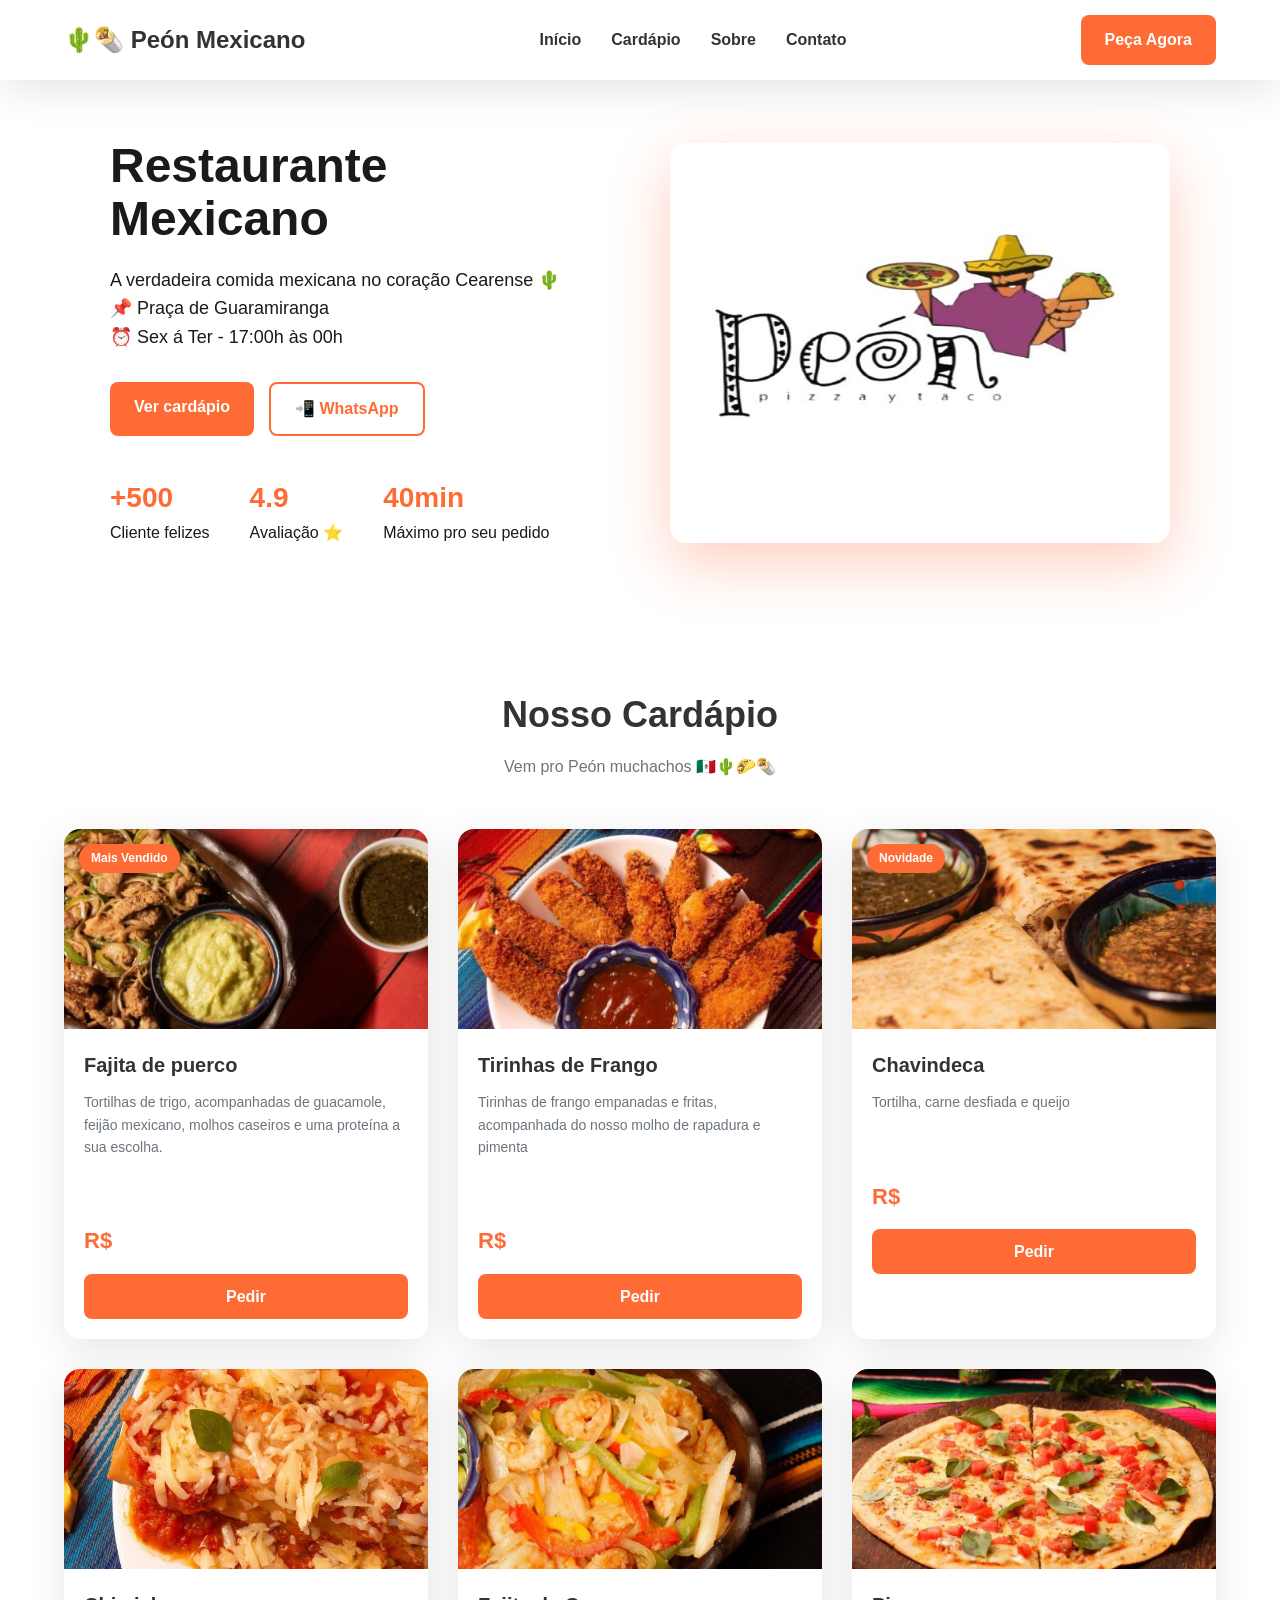
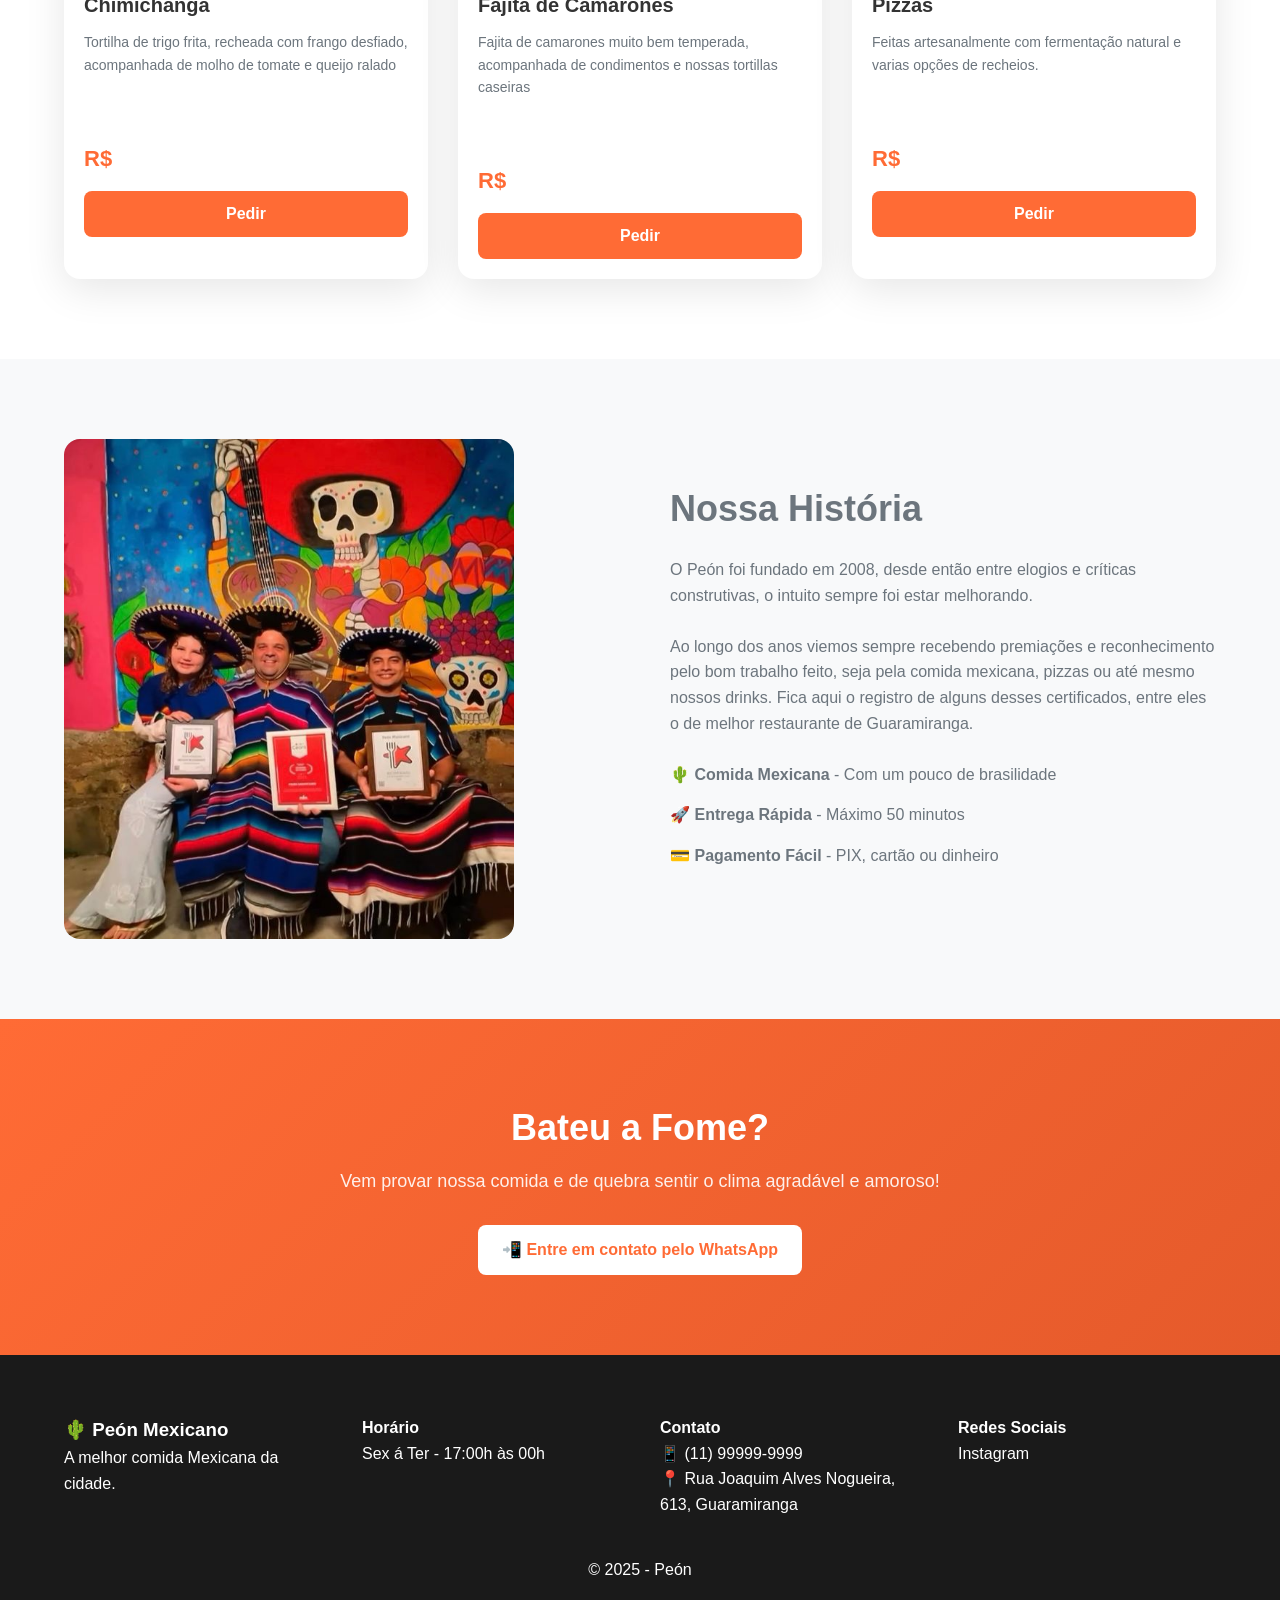
<file: index.html>
<!DOCTYPE html>
<html lang="pt-br">

<head>
    <meta charset="UTF-8">
    <meta name="viewport" content="width=device-width, initial-scale=1.0">
    <link rel="stylesheet" href="style.css">
    <title>Peón Mexicano🌵</title>
</head>

<body>
    <header>
        <a href="#" class="logo">🌵🌯 Peón Mexicano</a>
        <nav>
            <a href="#">Início</a>
            <a href="#cardapio">Cardápio</a>
            <a href="#sobre">Sobre</a>
            <a href="#contato">Contato</a>
        </nav>
        <a href="#cardapio" class="btn">Peça Agora</a>
    </header>

    <section id="home" class="hero-wrapper">
        
        <article class="hero">
            <div class="tittle">
                <h1>Restaurante Mexicano</h1>
                <p class="tittle2">A verdadeira comida mexicana no coração Cearense 🌵<br>
                    📌 Praça de Guaramiranga<br>
                    ⏰ Sex á Ter - 17:00h às 00h
                </p>
                <nav class="hero-buttons">
                    <a id="#cardapio" class="btn">Ver cardápio</a>
                    <a href="https://wa.me/5511999999999" class="btn btn-outline">📲 WhatsApp</a>
                </nav>
                <ul class="hero-stats">
                    <li>
                        <strong>+500</strong>
                        Cliente felizes
                    </li>
                    <li>
                        <strong>4.9</strong>
                        Avaliação ⭐
                    </li>
                    <li>
                        <strong>40min</strong>
                        Máximo pro seu pedido
                    </li>

                </ul>
            </div>

            <img alt="peon-logo"
                src="./peon 2.jpeg" style="width: 500px; height: 400px;">
        </article>
    </section>

    <section id="cardapio" class="cardapio">
        <h2>Nosso Cardápio</h2>
        <p>Vem pro Peón muchachos 🇲🇽🌵🌮🌯</p>

        <ul class="menu-grid">
            <li>
                <img src="./img1.jpeg"
                    alt="Fajita de puerco ">
                <span class="badge">Mais Vendido</span>
                <h3>Fajita de puerco</h3>
                <p>Tortilhas de trigo, acompanhadas de guacamole, feijão mexicano, molhos caseiros e uma proteína a sua escolha.</p>
                <strong>R$ </strong>
                <a href="https://wa.me/5511999999999?text=Olá! Gostaria de pedir um Burger Clássico"
                    class="btn">Pedir</a>
            </li>

            <li>
                <img src="./img2.jpeg"
                    alt="Tirinhas de Frango">
                <h3>Tirinhas de Frango</h3>
                <p>Tirinhas de frango empanadas e fritas, acompanhada do nosso molho de rapadura e pimenta</p>
                <strong>R$ </strong>
                <a href="https://wa.me/5511999999999?text=Olá! Gostaria de pedir um Burger Bacon" class="btn">Pedir</a>
            </li>

            <li>
                <img src="./img3.jpeg"
                    alt="Chavindeca">
                <span class="badge hot">Novidade</span>
                <h3>Chavindeca</h3>
                <p>Tortilha, carne desfiada e queijo </p>
                <strong>R$ </strong>
                <a href="https://wa.me/5511999999999?text=Olá! Gostaria de pedir um Burger Duplo" class="btn">Pedir</a>
            </li>

            <li>
                <img src="./img4.jpeg"
                    alt="Chimichanga">
                <h3>Chimichanga</h3>
                <p>Tortilha de trigo frita, recheada com frango desfiado, acompanhada de molho de tomate e queijo ralado</p>
                <strong>R$ </strong>
                <a href="https://wa.me/5511999999999?text=Olá! Gostaria de pedir um Burger Veggie" class="btn">Pedir</a>
            </li>

            <li>
                <img src="./img6.jpeg"
                    alt="Batata Frita">
                <h3>Fajita de Camarones</h3>
                <p>Fajita de camarones muito bem temperada, acompanhada de condimentos e nossas tortillas caseiras</p>
                <strong>R$ </strong>
                <a href="https://wa.me/5511999999999?text=Olá! Gostaria de pedir uma Batata Frita" class="btn">Pedir</a>
            </li>

            <li>
                <img src="./img7.jpeg"
                    alt="Milk Shake">
                <h3>Pizzas</h3>
                <p>Feitas artesanalmente com fermentação natural e varias opções de recheios.</p>
                <strong>R$ </strong>
                <a href="https://wa.me/5511999999999?text=Olá! Gostaria de pedir um Milk Shake" class="btn">Pedir</a>
            </li>
        </ul>

    </section>

    <section id="sobre" class="sobre">
        <img src="img5.jpeg" style="width: 450px; height: 500px;"
            alt="Nossa cozinha">
        <article>
            <h2>Nossa História</h2>
            <p>O Peón foi fundado em 2008, desde então entre elogios e críticas construtivas, o intuito sempre foi estar melhorando.
                <br>
                <br>
                Ao longo dos anos viemos sempre recebendo premiações e reconhecimento pelo bom trabalho feito, seja pela comida mexicana, pizzas ou até mesmo nossos drinks.
                Fica aqui o registro de alguns desses certificados, entre eles o de melhor restaurante de Guaramiranga.
            </p>
            <br>
            <ul>
                <li>🌵 <strong>Comida Mexicana</strong> - Com um pouco de brasilidade</li>
                <li>🚀 <strong>Entrega Rápida</strong> - Máximo 50 minutos</li>
                <li>💳 <strong>Pagamento Fácil</strong> - PIX, cartão ou dinheiro</li>
            </ul>
        </article>

    </section>

    <section id="cta" class="cta">
        <h2>Bateu a Fome?</h2>
        <p>Vem provar nossa comida e de quebra sentir o clima agradável e amoroso!</p>
        <a href="https://wa.me/5511999999999" class="btn btn-light">📲 Entre em contato pelo WhatsApp</a>
    </section>

    <footer id="contato">
        <section>
            <h3>🌵 Peón Mexicano</h3>
            <p>A melhor comida Mexicana da cidade.</p>
        </section>

        <section>
            <h4>Horário</h4>
            <p>Sex á Ter - 17:00h às 00h</p>
        </section>

        <section>
            <h4>Contato</h4>
            <p>📱 (11) 99999-9999
                <br>
            📍 Rua Joaquim Alves Nogueira, 613, Guaramiranga</p>
        </section>

        <section>
            <h4>Redes Sociais</h4>
            <p>Instagram</p>
        </section>

        <div class="copy">
            <p>© 2025 - Peón</p>
        </div>
    </footer>

</body>

</html>
</file>
<file: style.css>
* {
    margin: 0;
    padding: 0;
    box-sizing: border-box;
}

:root {
    --primary: #ff6b35;
    --dark: #1a1a1a;
    --gray: #6c757d;
    --light: #f8f9fa;
    --radius: 16px;
    --shadow: 0 10px 40px rgba(0, 0, 0, 0.1);
}

body {
    font-family: Arial, Helvetica, sans-serif;
    line-height: 1.6;
    color: #333;
}

a {
    text-decoration: none;
    color: inherit;
}

img {
    max-width: 100%;
    display: block;

}

ul {
    list-style: none;
}

html {
    scroll-behavior: smooth;
}

.btn {
    background: var(--primary);
    display: inline-block;
    padding: 12px 24px;
    color: #fff;
    border-radius: 8px;
    font-weight: 600;
    transition: 0.3s;
    cursor: pointer;
}

.btn:hover {
    filter: brightness(0.9);
    transform: translateY(-2px);
}

.btn-outline {
    background: transparent;
    border: 2px solid var(--primary);
    color: var(--primary);
}

.btn-outline:hover {
    background-color: var(--primary);
    color: #fff;
}

.btn-light {
    background-color: #fff;
    color: var(--primary);
}

.logo {
    font-size: 24px;
    font-weight: 700;
}

header {
    position: fixed;
    inset: 0 0 auto 0;
    display: flex;
    align-items: center;
    justify-content: space-between;
    padding: 15px 5%;
    background: #fff;
    box-shadow: var(--shadow);
    z-index: 99;
}

header nav {
    display: flex;
    gap: 30px;
}

header nav a {
    font-weight: 600;
}

header nav a:hover {
    color: var(--primary);
}

.hero-wrapper {
    background: linear-gradient(135deg, #fff9f5, white);
    padding-top: 80px;
    background: url();
    background-size: cover;
    background-color: rgba(255, 255, 255, 0.3);
    backdrop-filter: blur(40px);
    color: var(--dark);
}

.hero {
    display: grid;
    grid-template-columns: 1fr 1fr;
    align-items: center;
    gap: 60px;
    max-width: 1100px;
    margin: 0 auto;
    padding: 60px 20px;
}

.hero h1 {
    font-size: 48px;
    line-height: 1.1;
    margin-bottom: 20px;
}

.hero p {
    font-size: 18px;
    color: var(--dark);
    margin-bottom: 30px;
}

.hero img {
    border-radius: var(--radius);
    box-shadow: 0 20px 60px rgba(255, 97, 40, 0.3);
}

.hero-buttons {
    display: flex;
    gap: 15px;
    margin-bottom: 40px;
}

.hero-stats {
    display: flex;
    gap: 40px;
}

.hero-stats li {
    display: flex;
    flex-direction: column;
}

.hero-stats span {
    font-size: 14px;
    color: var(--gray);
}

.hero-stats strong {
    font-size: 28px;
    color: var(--primary);
}

.cardapio {
    padding: 80px 5%;
    text-align: center;
}

.cardapio h2 {
    font-size: 36px;
    margin-bottom: 10px;
}

.cardapio p {
    color: var(--gray);
    margin-bottom: 50px;
}

.menu-grid {
    display: grid;
    grid-template-columns: repeat(auto-fit, minmax(300px, 1fr));
    gap: 30px;
    max-width: 1200px;
    margin: 0 auto;
}

.menu-grid li {
    position: relative;
    background-color: #fff;
    border-radius: var(--radius);
    overflow: hidden;
    box-shadow: var(--shadow);
    text-align: left;
}

.menu-grid li img {
    width: 100%;
    height: 200px;
    object-fit: cover;
}

.badge {
    position: absolute;
    top: 15px;
    left: 15px;
    background-color: var(--primary);
    color: #fff;
    padding: 5px 12px;
    border-radius: 20px;
    font-size: 12px;
    font-weight: 600;
}

.menu-grid h3 {
    padding: 20px 20px 10px;
    font-size: 20px;
}

.menu-grid  p {
    padding: 0 20px;
    font-size: 14px;
    color: var(--gray);
}

.menu-grid strong {
    display: block;
    padding: 15px 20px 0;
    font-size: 22px;
    color: var(--primary);
}

.menu-grid .btn {
    display: block;
    margin: 15px 20px 20px;
    text-align: center;
    padding: 10px;
}

.sobre {
    display: grid;
    grid-template-columns: 1fr 1fr;
    align-items: center;
    gap: 60px;
    padding: 80px 5%;
    background-color: var(--light);
}

.sobre img {
    border-radius: var(--radius);
    box-sizing: var(--shadow);
}

.sobre h2 {
    font-size: 36px;
    margin-bottom: 20px;
}

.sobre article {
    color: var(--gray);
    margin-bottom: 30px;
}

.sobre ul {
    display: flex;
    flex-direction: column;
    gap: 15px;
}

.cta {
    padding: 80px 5%;
    text-align: center;
    background: linear-gradient(135deg,var(--primary), #e55a2b);
}

.cta h2 {
    font-size: 36px;
    color: #fff;
    margin-bottom: 10px;
}

.cta p {
    color: rgba(255,255,255,0.9);
    font-size: 18px;
    margin-bottom: 30px;
}

footer {
    display: grid;
    grid-template-columns: repeat(4,1fr);
    gap: 40px;
    padding: 60px 5% 20px;
    background: var(--dark);
    color: #fff;
}

footer .copy {
    grid-column: 1/-1;
    text-align: center;
}
</file>
